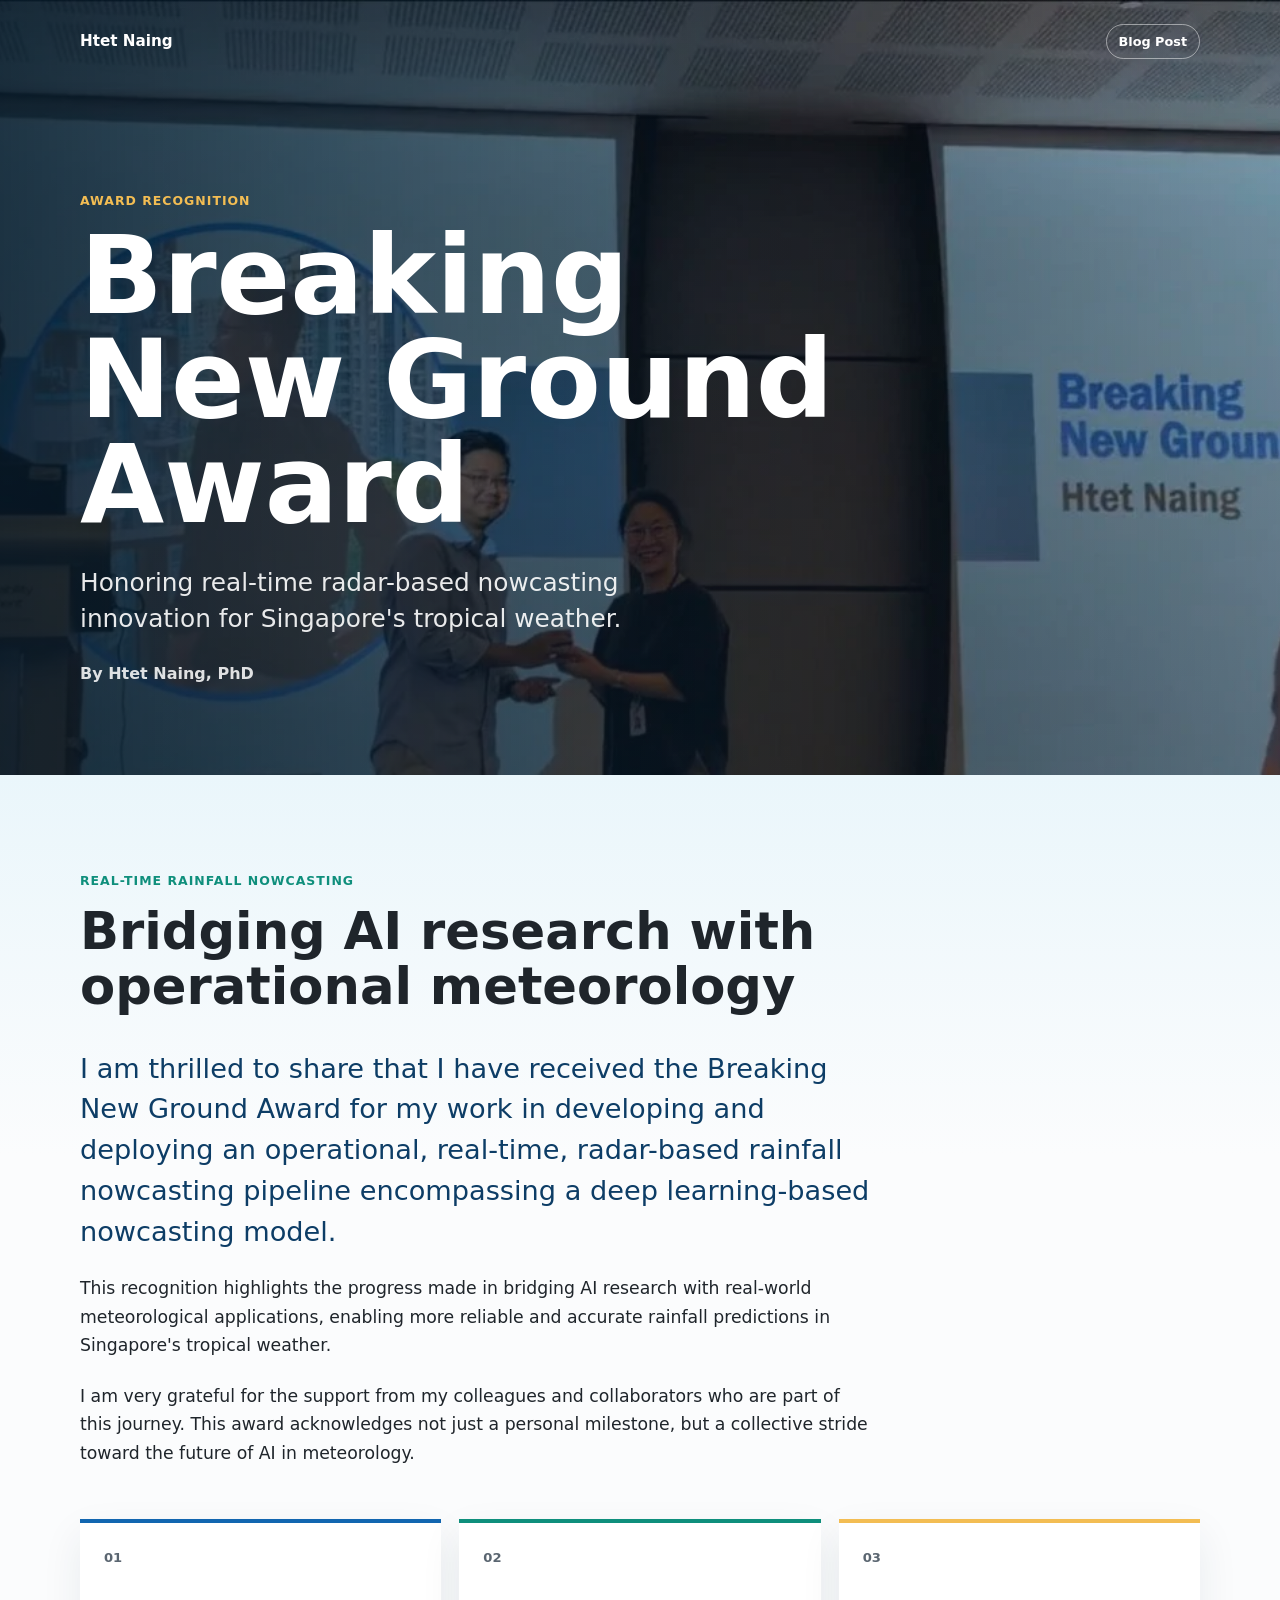
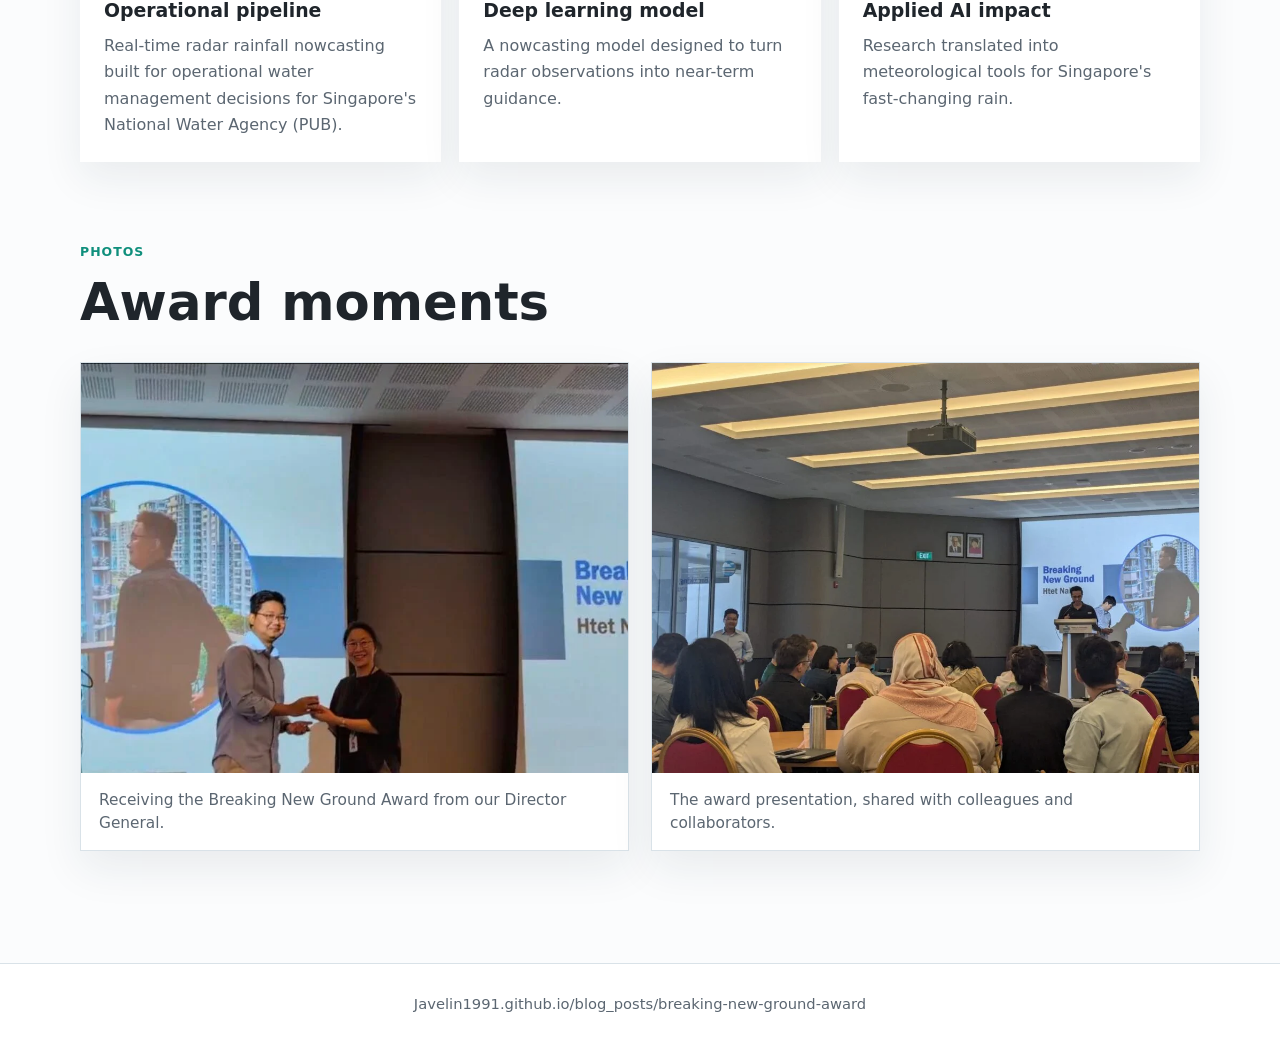
<file: index.html>
<!DOCTYPE html>
<html lang="en">
  <head>
    <meta charset="UTF-8" />
    <meta name="viewport" content="width=device-width, initial-scale=1.0" />
    <title>Redirecting | Htet Naing</title>
    <meta
      http-equiv="refresh"
      content="0; url=breaking-new-ground-award/"
    />
    <link
      rel="canonical"
      href="https://javelin1991.github.io/blog_posts/breaking-new-ground-award/"
    />
    <style>
      :root {
        font-family: Inter, ui-sans-serif, system-ui, -apple-system, BlinkMacSystemFont, "Segoe UI", sans-serif;
      }

      body {
        display: grid;
        min-height: 100vh;
        margin: 0;
        place-items: center;
        background: #fbfcfd;
        color: #1f252b;
      }

      main {
        width: min(560px, calc(100% - 32px));
        text-align: center;
      }

      a {
        color: #1266b0;
        font-weight: 800;
      }
    </style>
  </head>
  <body>
    <main>
      <h1>Redirecting to the blog post</h1>
      <p>
        If the page does not open automatically, visit
        <a href="breaking-new-ground-award/">Breaking New Ground Award</a>.
      </p>
    </main>
  </body>
</html>
</file>
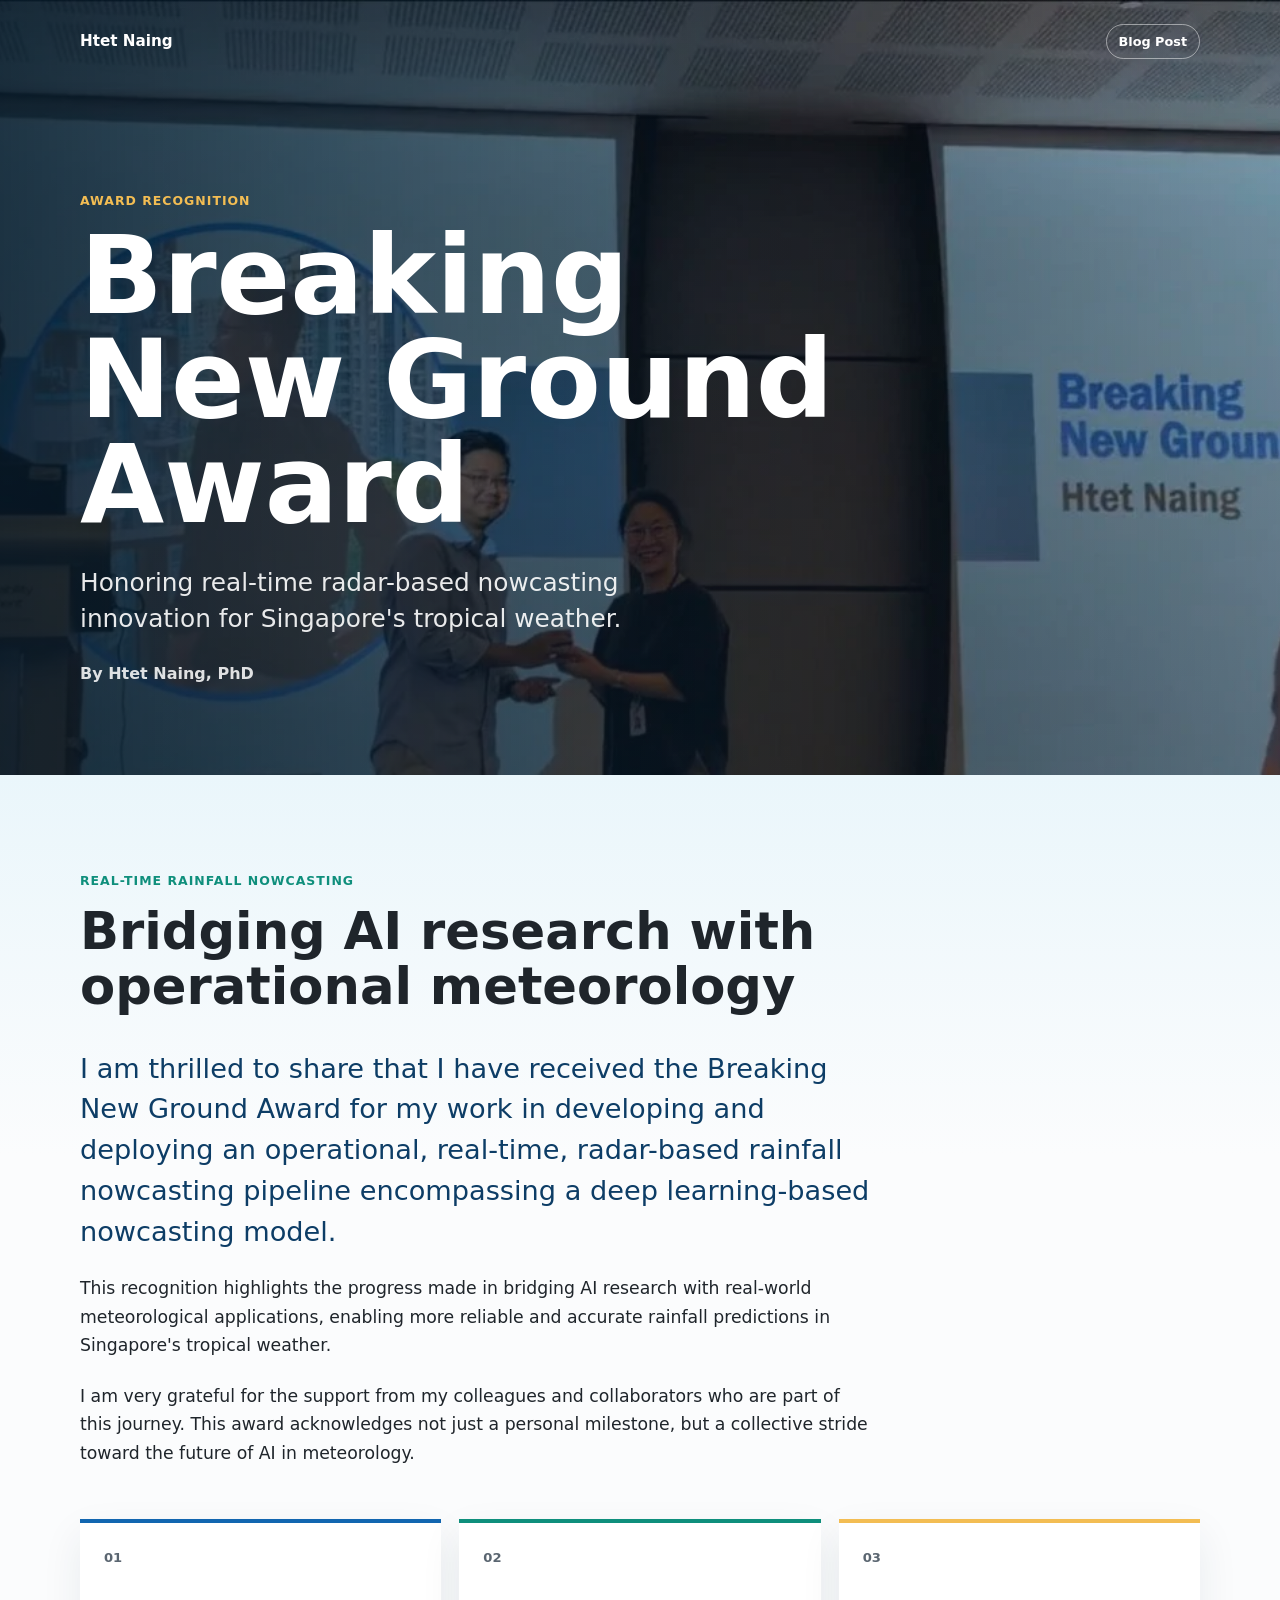
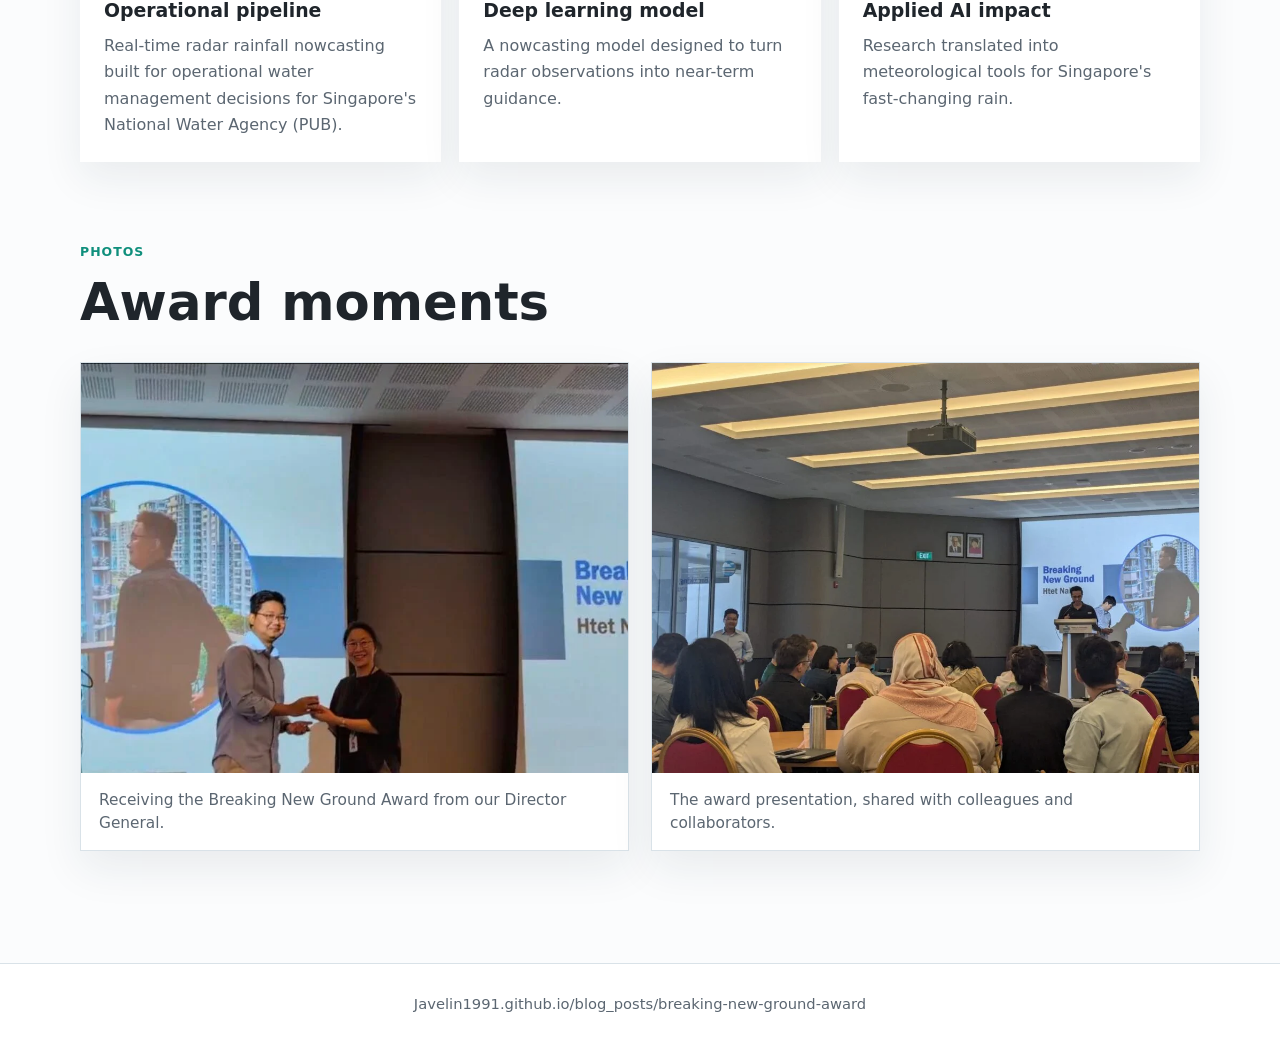
<file: breaking-new-ground-award/index.html>
<!DOCTYPE html>
<html lang="en">
  <head>
    <meta charset="UTF-8" />
    <meta name="viewport" content="width=device-width, initial-scale=1.0" />
    <title>Breaking New Ground Award | Htet Naing</title>
    <meta
      name="description"
      content="Htet Naing shares the Breaking New Ground Award recognition for real-time radar-based rainfall nowcasting innovation in Singapore."
    />
    <meta property="og:title" content="Breaking New Ground Award | Htet Naing" />
    <meta
      property="og:description"
      content="Honoring real-time radar-based nowcasting innovation and the bridge between AI research and operational meteorology."
    />
    <meta property="og:type" content="article" />
    <meta property="og:image" content="../assets/breaking-new-ground-award.png" />
    <link rel="stylesheet" href="../assets/styles.css" />
  </head>
  <body>
    <header class="hero">
      <img
        class="hero__image"
        src="../assets/breaking-new-ground-award.png"
        alt="Htet Naing receiving the Breaking New Ground Award on stage"
      />
      <div class="hero__shade"></div>

      <nav class="topbar" aria-label="Page">
        <a class="site-name" href="./">Htet Naing</a>
        <span class="topbar__label">Blog Post</span>
      </nav>

      <div class="hero__content">
        <p class="eyebrow">Award Recognition</p>
        <h1>Breaking New Ground Award</h1>
        <p class="hero__subtitle">
          Honoring real-time radar-based nowcasting innovation for Singapore's tropical weather.
        </p>
        <p class="hero__byline">By Htet Naing, PhD</p>
      </div>
    </header>

    <main>
      <article class="post" aria-labelledby="post-title">
        <div class="post__header">
          <p class="post__kicker">Real-time rainfall nowcasting</p>
          <h2 id="post-title">Bridging AI research with operational meteorology</h2>
        </div>

        <div class="post__body">
          <p class="lead">
            I am thrilled to share that I have received the Breaking New Ground Award for
            my work in developing and deploying an operational, real-time, radar-based
            rainfall nowcasting pipeline encompassing a deep learning-based nowcasting
            model.
          </p>

          <p>
            This recognition highlights the progress made in bridging AI research with
            real-world meteorological applications, enabling more reliable and accurate
            rainfall predictions in Singapore's tropical weather.
          </p>

          <p>
            I am very grateful for the support from my colleagues and collaborators who are
            part of this journey. This award acknowledges not just a personal milestone,
            but a collective stride toward the future of AI in meteorology.
          </p>
        </div>

        <section class="highlights" aria-label="Project highlights">
          <div>
            <span class="highlight__number">01</span>
            <h3>Operational pipeline</h3>
            <p>
              Real-time radar rainfall nowcasting built for operational water management
              decisions for Singapore's National Water Agency (PUB).
            </p>
          </div>
          <div>
            <span class="highlight__number">02</span>
            <h3>Deep learning model</h3>
            <p>A nowcasting model designed to turn radar observations into near-term guidance.</p>
          </div>
          <div>
            <span class="highlight__number">03</span>
            <h3>Applied AI impact</h3>
            <p>Research translated into meteorological tools for Singapore's fast-changing rain.</p>
          </div>
        </section>
      </article>

      <section class="gallery" aria-labelledby="photos-title">
        <div class="gallery__header">
          <p class="post__kicker">Photos</p>
          <h2 id="photos-title">Award moments</h2>
        </div>

        <div class="gallery__grid">
          <figure>
            <img
              src="../assets/breaking-new-ground-award.png"
              alt="Htet Naing receiving the award from the Director General"
            />
            <figcaption>Receiving the Breaking New Ground Award from our Director General.</figcaption>
          </figure>

          <figure>
            <img
              src="../assets/award-presentation-room.png"
              alt="Audience and stage during the Breaking New Ground Award presentation"
            />
            <figcaption>The award presentation, shared with colleagues and collaborators.</figcaption>
          </figure>
        </div>
      </section>
    </main>

    <footer class="footer">
      <p>Javelin1991.github.io/blog_posts/breaking-new-ground-award</p>
    </footer>
  </body>
</html>
</file>
<file: assets/styles.css>
:root {
  --ink: #1f252b;
  --muted: #5b6671;
  --paper: #fbfcfd;
  --line: #d9e2e8;
  --blue: #1266b0;
  --deep-blue: #0d3d66;
  --sky: #eaf6fb;
  --rain: #0f8f7c;
  --sun: #f3bd53;
  --white: #ffffff;
  font-family: Inter, ui-sans-serif, system-ui, -apple-system, BlinkMacSystemFont, "Segoe UI", sans-serif;
}

* {
  box-sizing: border-box;
}

body {
  margin: 0;
  background: var(--paper);
  color: var(--ink);
  line-height: 1.65;
}

img {
  display: block;
  max-width: 100%;
}

a {
  color: inherit;
  text-decoration: none;
}

.hero {
  position: relative;
  min-height: min(720px, 72svh);
  overflow: hidden;
  background: var(--deep-blue);
  color: var(--white);
}

.hero__image,
.hero__shade {
  position: absolute;
  inset: 0;
  width: 100%;
  height: 100%;
}

.hero__image {
  object-fit: cover;
  object-position: center;
}

.hero__shade {
  background:
    linear-gradient(90deg, rgba(5, 24, 39, 0.82) 0%, rgba(5, 24, 39, 0.54) 42%, rgba(5, 24, 39, 0.18) 100%),
    linear-gradient(0deg, rgba(5, 24, 39, 0.38), rgba(5, 24, 39, 0.1));
}

.topbar {
  position: relative;
  z-index: 2;
  display: flex;
  align-items: center;
  justify-content: space-between;
  gap: 1rem;
  width: min(1120px, calc(100% - 40px));
  margin: 0 auto;
  padding: 24px 0;
}

.site-name {
  font-size: 0.95rem;
  font-weight: 800;
  letter-spacing: 0;
}

.topbar__label {
  border: 1px solid rgba(255, 255, 255, 0.48);
  padding: 6px 12px;
  border-radius: 999px;
  font-size: 0.8rem;
  font-weight: 700;
}

.hero__content {
  position: relative;
  z-index: 2;
  width: min(1120px, calc(100% - 40px));
  margin: 0 auto;
  padding: clamp(72px, 12vh, 136px) 0 88px;
}

.eyebrow,
.post__kicker {
  margin: 0 0 12px;
  color: var(--rain);
  font-size: 0.78rem;
  font-weight: 800;
  letter-spacing: 0.08em;
  text-transform: uppercase;
}

.hero .eyebrow {
  color: var(--sun);
}

h1,
h2,
h3,
p {
  overflow-wrap: anywhere;
}

h1 {
  max-width: 820px;
  margin: 0;
  font-size: clamp(3rem, 9vw, 6.8rem);
  line-height: 0.96;
  letter-spacing: 0;
}

.hero__subtitle {
  max-width: 650px;
  margin: 28px 0 0;
  font-size: clamp(1.1rem, 2.2vw, 1.55rem);
  line-height: 1.45;
  color: rgba(255, 255, 255, 0.9);
}

.hero__byline {
  margin: 24px 0 0;
  font-weight: 800;
  color: rgba(255, 255, 255, 0.86);
}

main {
  background:
    linear-gradient(180deg, var(--sky) 0, rgba(234, 246, 251, 0) 380px),
    var(--paper);
}

.post,
.gallery {
  width: min(1120px, calc(100% - 40px));
  margin: 0 auto;
}

.post {
  padding: clamp(56px, 8vw, 96px) 0 56px;
}

.post__header,
.gallery__header {
  max-width: 780px;
}

h2 {
  margin: 0;
  font-size: clamp(2rem, 4vw, 3.4rem);
  line-height: 1.08;
  letter-spacing: 0;
}

.post__body {
  max-width: 790px;
  margin-top: 34px;
  font-size: 1.08rem;
}

.post__body p {
  margin: 0 0 22px;
}

.lead {
  font-size: clamp(1.28rem, 2.5vw, 1.7rem);
  line-height: 1.5;
  color: var(--deep-blue);
}

.highlights {
  display: grid;
  grid-template-columns: repeat(3, minmax(0, 1fr));
  gap: 18px;
  margin-top: 52px;
}

.highlights > div {
  min-height: 220px;
  border-top: 4px solid var(--blue);
  background: var(--white);
  padding: 24px;
  box-shadow: 0 16px 38px rgba(27, 45, 60, 0.08);
}

.highlights > div:nth-child(2) {
  border-color: var(--rain);
}

.highlights > div:nth-child(3) {
  border-color: var(--sun);
}

.highlight__number {
  display: block;
  margin-bottom: 30px;
  color: var(--muted);
  font-size: 0.82rem;
  font-weight: 800;
}

h3 {
  margin: 0 0 10px;
  font-size: 1.18rem;
  line-height: 1.25;
}

.highlights p {
  margin: 0;
  color: var(--muted);
}

.gallery {
  padding: 24px 0 clamp(64px, 10vw, 112px);
}

.gallery__grid {
  display: grid;
  grid-template-columns: repeat(2, minmax(0, 1fr));
  gap: 22px;
  margin-top: 32px;
}

figure {
  margin: 0;
  background: var(--white);
  border: 1px solid var(--line);
  box-shadow: 0 18px 40px rgba(27, 45, 60, 0.08);
}

figure img {
  width: 100%;
  aspect-ratio: 4 / 3;
  object-fit: cover;
}

figcaption {
  min-height: 72px;
  padding: 16px 18px;
  color: var(--muted);
  font-size: 0.96rem;
  line-height: 1.45;
}

.footer {
  border-top: 1px solid var(--line);
  background: var(--white);
  padding: 28px 20px;
  text-align: center;
  color: var(--muted);
  font-size: 0.92rem;
}

.footer p {
  margin: 0;
}

@media (max-width: 760px) {
  .hero {
    min-height: 68svh;
  }

  .hero__image {
    object-position: 57% center;
  }

  .hero__shade {
    background:
      linear-gradient(90deg, rgba(5, 24, 39, 0.84) 0%, rgba(5, 24, 39, 0.62) 62%, rgba(5, 24, 39, 0.3) 100%),
      linear-gradient(0deg, rgba(5, 24, 39, 0.38), rgba(5, 24, 39, 0.1));
  }

  .topbar,
  .hero__content,
  .post,
  .gallery {
    width: min(100% - 28px, 1120px);
  }

  .topbar {
    padding-top: 18px;
  }

  .topbar__label {
    padding: 5px 10px;
  }

  .hero__content {
    padding-top: clamp(70px, 13vh, 112px);
    padding-bottom: 68px;
  }

  .post {
    padding-top: 46px;
  }

  .highlights,
  .gallery__grid {
    grid-template-columns: 1fr;
  }

  .highlights > div {
    min-height: auto;
  }

  figure img {
    aspect-ratio: 4 / 3;
  }
}

@media (max-width: 420px) {
  .topbar {
    align-items: flex-start;
    flex-direction: column;
  }

  .hero__content {
    padding-top: 52px;
  }
}
</file>
